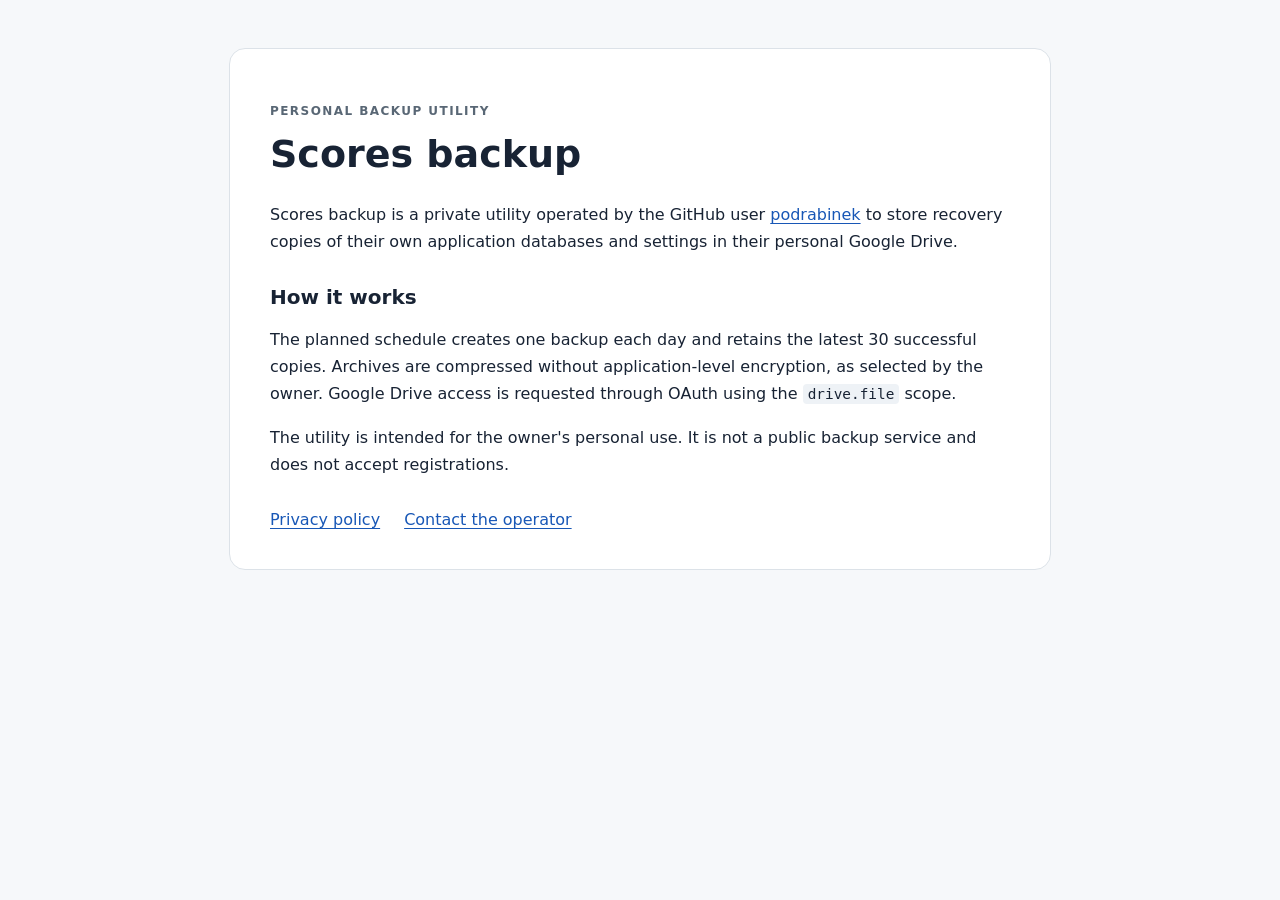
<file: index.html>
<!doctype html>
<html lang="en"><head><meta charset="utf-8"><meta name="viewport" content="width=device-width, initial-scale=1"><title>Scores backup</title><link rel="stylesheet" href="style.css"></head>
<body><main><p class="eyebrow">PERSONAL BACKUP UTILITY</p><h1>Scores backup</h1><p>Scores backup is a private utility operated by the GitHub user <a href="https://github.com/podrabinek">podrabinek</a> to store recovery copies of their own application databases and settings in their personal Google Drive.</p><h2>How it works</h2><p>The planned schedule creates one backup each day and retains the latest 30 successful copies. Archives are compressed without application-level encryption, as selected by the owner. Google Drive access is requested through OAuth using the <code>drive.file</code> scope.</p><p>The utility is intended for the owner's personal use. It is not a public backup service and does not accept registrations.</p><nav><a href="privacy.html">Privacy policy</a><a href="https://github.com/podrabinek/scores-backups-info/issues">Contact the operator</a></nav></main></body></html>
</file>
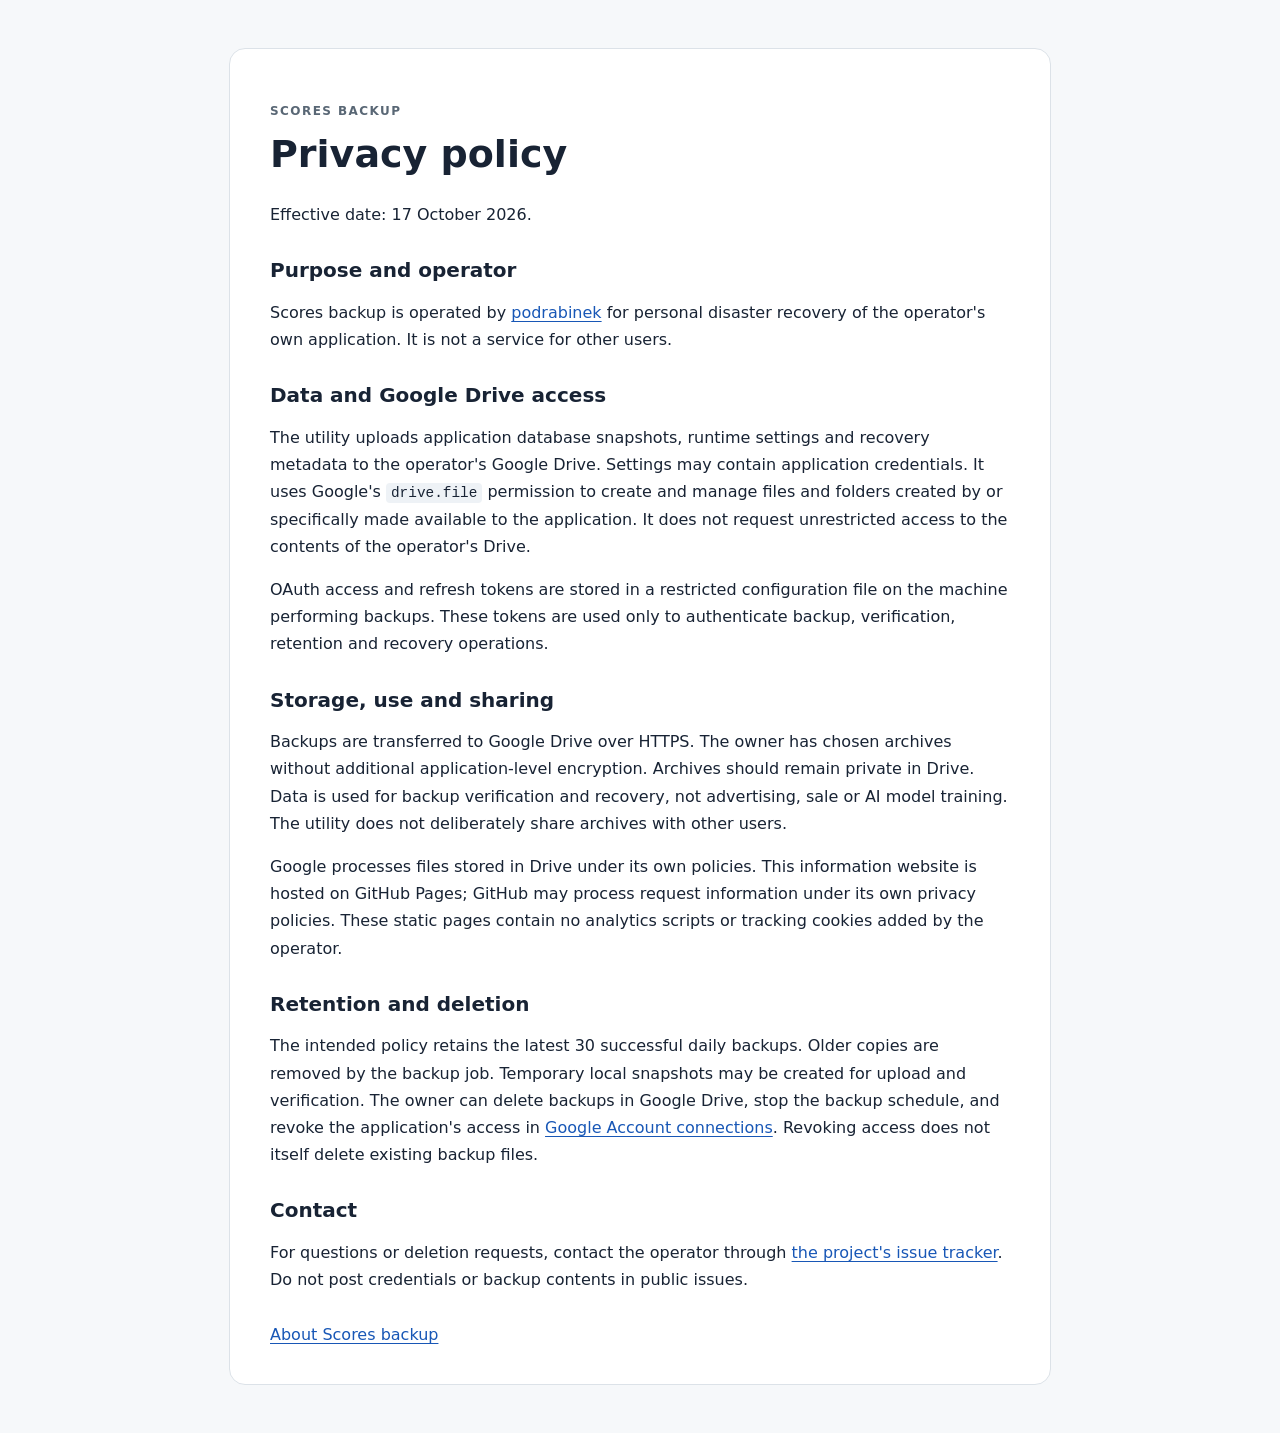
<file: privacy.html>
<!doctype html>
<html lang="en"><head><meta charset="utf-8"><meta name="viewport" content="width=device-width, initial-scale=1"><title>Privacy policy · Scores backup</title><link rel="stylesheet" href="style.css"></head>
<body><main><p class="eyebrow">SCORES BACKUP</p><h1>Privacy policy</h1><p>Effective date: 17 October 2026.</p><h2>Purpose and operator</h2><p>Scores backup is operated by <a href="https://github.com/podrabinek">podrabinek</a> for personal disaster recovery of the operator's own application. It is not a service for other users.</p><h2>Data and Google Drive access</h2><p>The utility uploads application database snapshots, runtime settings and recovery metadata to the operator's Google Drive. Settings may contain application credentials. It uses Google's <code>drive.file</code> permission to create and manage files and folders created by or specifically made available to the application. It does not request unrestricted access to the contents of the operator's Drive.</p><p>OAuth access and refresh tokens are stored in a restricted configuration file on the machine performing backups. These tokens are used only to authenticate backup, verification, retention and recovery operations.</p><h2>Storage, use and sharing</h2><p>Backups are transferred to Google Drive over HTTPS. The owner has chosen archives without additional application-level encryption. Archives should remain private in Drive. Data is used for backup verification and recovery, not advertising, sale or AI model training. The utility does not deliberately share archives with other users.</p><p>Google processes files stored in Drive under its own policies. This information website is hosted on GitHub Pages; GitHub may process request information under its own privacy policies. These static pages contain no analytics scripts or tracking cookies added by the operator.</p><h2>Retention and deletion</h2><p>The intended policy retains the latest 30 successful daily backups. Older copies are removed by the backup job. Temporary local snapshots may be created for upload and verification. The owner can delete backups in Google Drive, stop the backup schedule, and revoke the application's access in <a href="https://myaccount.google.com/connections">Google Account connections</a>. Revoking access does not itself delete existing backup files.</p><h2>Contact</h2><p>For questions or deletion requests, contact the operator through <a href="https://github.com/podrabinek/scores-backups-info/issues">the project's issue tracker</a>. Do not post credentials or backup contents in public issues.</p><nav><a href="index.html">About Scores backup</a></nav></main></body></html>
</file>
<file: style.css>
:root{color-scheme:light;font-family:system-ui,-apple-system,BlinkMacSystemFont,"Segoe UI",sans-serif;color:#182334;background:#f6f8fa}body{margin:0;padding:48px 24px}main{max-width:740px;margin:auto;background:white;padding:40px;border:1px solid #dce2e8;border-radius:16px}h1{font-size:38px;margin:12px 0 24px;line-height:1.15}h2{font-size:20px;margin-top:30px}p{font-size:16px;line-height:1.7}a{color:#1857b6;text-underline-offset:3px}nav{display:flex;gap:24px;flex-wrap:wrap;margin-top:32px}.eyebrow{font-size:12px;letter-spacing:.12em;color:#596775;font-weight:650}code{font-size:.9em;background:#eef2f6;padding:2px 5px;border-radius:4px}@media(max-width:600px){body{padding:16px}main{padding:24px}h1{font-size:32px}}
</file>
